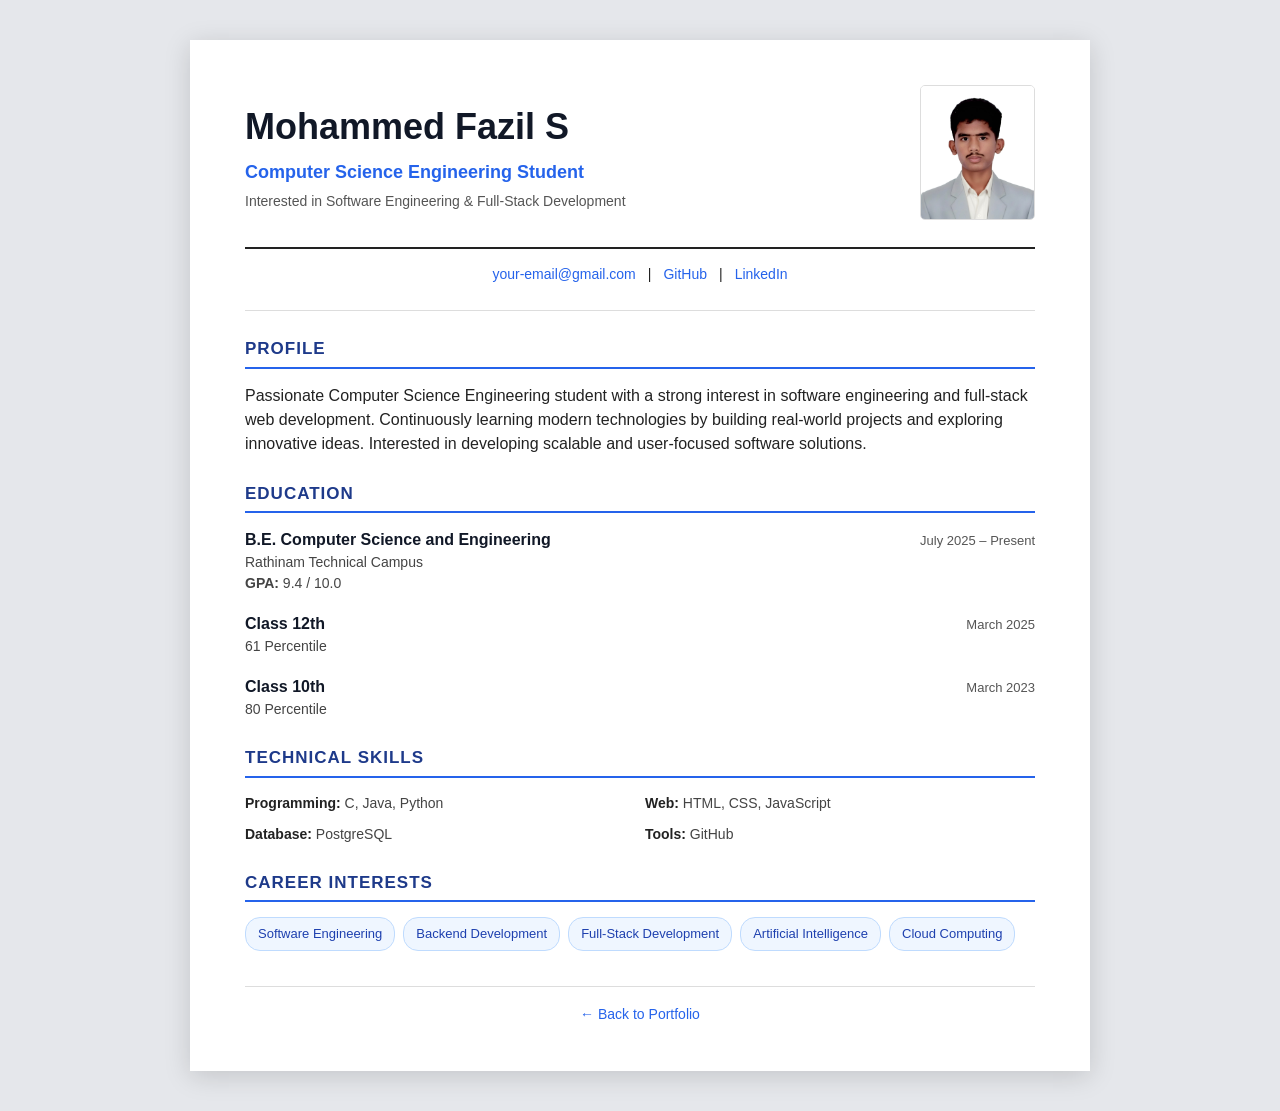
<file: index.html>
<!DOCTYPE html>
<html lang="en">

<head>
    <meta charset="UTF-8">
    <meta name="viewport" content="width=device-width, initial-scale=1.0">

    <title>Mohammed Fazil S - Resume</title>

    <link rel="stylesheet" href="style.css">
</head>

<body>

    <div class="resume">

        <!-- Header -->
        <header class="resume-header">

            <div class="header-left">
                <h1>Mohammed Fazil S</h1>

                <p class="role">
                    Computer Science Engineering Student
                </p>

                <p>
                    Interested in Software Engineering & Full-Stack Development
                </p>
            </div>

            <div class="header-right">
                <img
                    src="PHOTO-2026-10-07-10-06-50.jpg"
                    alt="Mohammed Fazil S"
                >
            </div>

        </header>


        <!-- Contact -->
        <div class="contact">

            <a href="mailto:your-email@gmail.com">
                your-email@gmail.com
            </a>

            <span>|</span>

            <a href="https://github.com/Fazil-io" target="_blank">
                GitHub
            </a>

            <span>|</span>

            <a href="https://www.linkedin.com/in/mohammedfazils"
               target="_blank">
                LinkedIn
            </a>

        </div>


        <!-- Summary -->
        <section>

            <h2>PROFILE</h2>

            <p>
                Passionate Computer Science Engineering student with a strong
                interest in software engineering and full-stack web development.
                Continuously learning modern technologies by building real-world
                projects and exploring innovative ideas. Interested in developing
                scalable and user-focused software solutions.
            </p>

        </section>


        <!-- Education -->
        <section>

            <h2>EDUCATION</h2>

            <div class="item">

                <div class="item-heading">

                    <h3>
                        B.E. Computer Science and Engineering
                    </h3>

                    <span>
                        July 2025 – Present
                    </span>

                </div>

                <p>
                    Rathinam Technical Campus
                </p>

                <p>
                    <strong>GPA:</strong> 9.4 / 10.0
                </p>

            </div>


            <div class="item">

                <div class="item-heading">

                    <h3>Class 12th </h3>

                    <span>
                        March 2025
                    </span>

                </div>

                <p>
                    61 Percentile
                </p>

            </div>


            <div class="item">

                <div class="item-heading">

                    <h3>Class 10th </h3>

                    <span>
                        March 2023
                    </span>

                </div>

                <p>
                    80 Percentile
                </p>

            </div>

        </section>


        <!-- Experience -->
        

        <!-- Skills -->
        <section>

            <h2>TECHNICAL SKILLS</h2>

            <div class="skills">

                <div>
                    <strong>Programming:</strong>
                    C, Java, Python
                </div>

                <div>
                    <strong>Web:</strong>
                    HTML, CSS, JavaScript
                </div>

                <div>
                    <strong>Database:</strong>
                    PostgreSQL
                </div>

                <div>
                    <strong>Tools:</strong>
                    GitHub
                </div>

            </div>

        </section>


        


        <!-- Career Interests -->
        <section>

            <h2>CAREER INTERESTS</h2>

            <div class="interest-list">

                <span>Software Engineering</span>
                <span>Backend Development</span>
                <span>Full-Stack Development</span>
                <span>Artificial Intelligence</span>
                <span>Cloud Computing</span>

            </div>

        </section>


        <!-- Footer -->
        <footer>

            <a href="link.html">
                ← Back to Portfolio
            </a>

        </footer>

    </div>

</body>

</html>
</file>
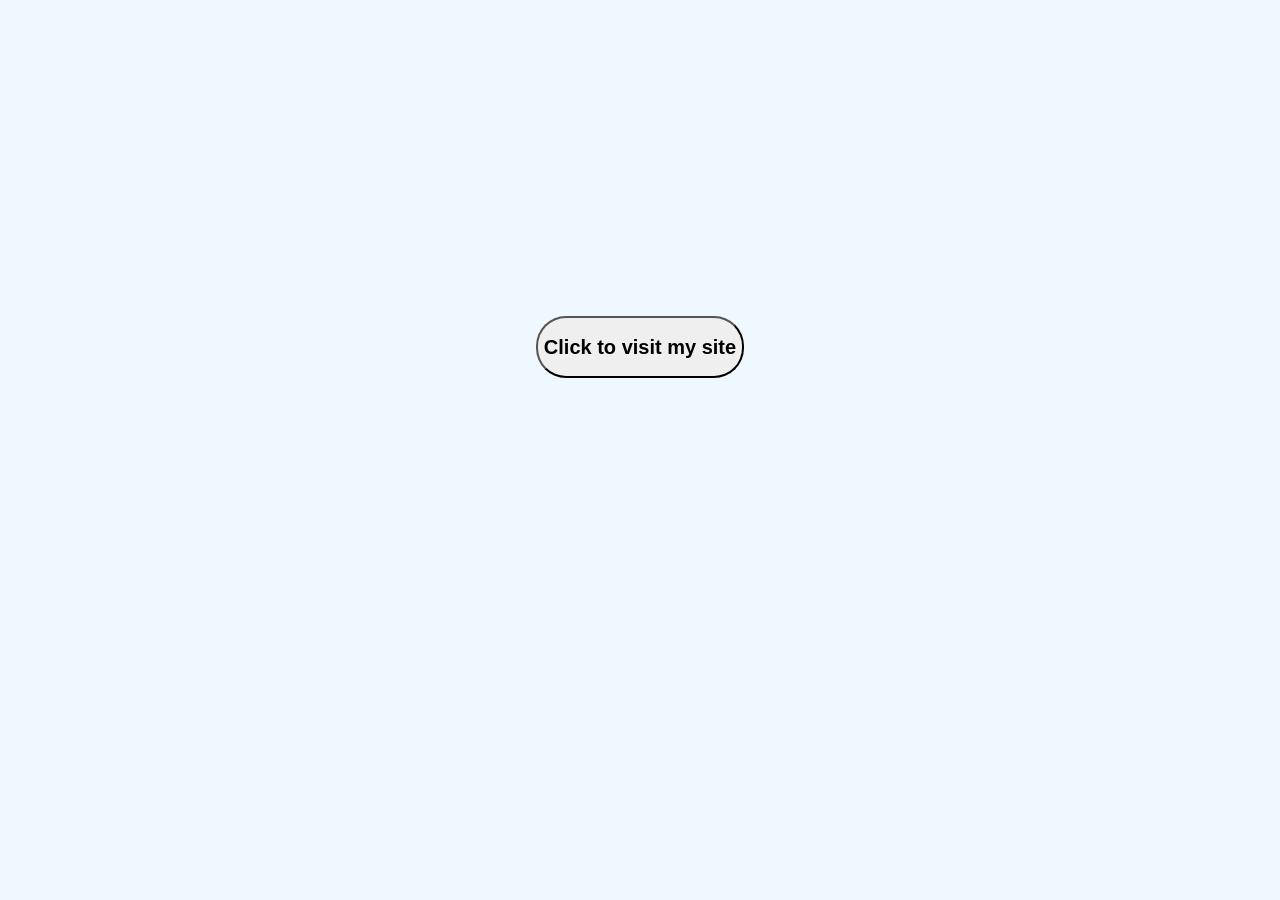
<file: link.html>
<html>
    <title>Click to visit my site</title>
    <style>
       body{
            background-color: aliceblue;
       }
       #s1{
        margin-top: 25%;
       }
       #b1{
        border-radius: 30px;
       }
    </style>
</html>
<body>
    <section id="s1">
        
            <a href="index.html" style="font-family:'Trebuchet MS', 'Lucida Sans Unicode', 'Lucida Grande', 'Lucida Sans', Arial, sans-serif"><center><button id="b1"><h1>Click to visit my site</h1></button></center></a>
        
</body>
</file>
<file: style.css>
/* =================================
   RESET
================================= */

* {
    margin: 0;
    padding: 0;
    box-sizing: border-box;
}


/* =================================
   BODY
================================= */

body {
    font-family: Arial, Helvetica, sans-serif;

    background: #e5e7eb;

    color: #222;

    line-height: 1.5;

    padding: 40px 20px;
}


/* =================================
   RESUME CONTAINER
================================= */

.resume {
    max-width: 900px;

    margin: auto;

    background: white;

    padding: 45px 55px;

    box-shadow: 0 5px 25px rgba(0, 0, 0, 0.15);
}


/* =================================
   HEADER
================================= */

.resume-header {
    display: flex;

    justify-content: space-between;

    align-items: center;

    padding-bottom: 20px;

    border-bottom: 2px solid #222;
}

.header-left {
    flex: 1;
}

.header-left h1 {
    font-size: 36px;

    color: #111827;

    margin-bottom: 5px;
}

.role {
    font-size: 18px;

    font-weight: bold;

    color: #2563eb;

    margin-bottom: 5px;
}

.header-left p:last-child {
    color: #555;

    font-size: 14px;
}


/* =================================
   PROFILE IMAGE
================================= */

.header-right img {
    width: 115px;

    height: 135px;

    object-fit: cover;

    border-radius: 5px;

    border: 1px solid #ddd;
}


/* =================================
   CONTACT
================================= */

.contact {
    display: flex;

    justify-content: center;

    gap: 12px;

    padding: 15px 0 25px;

    font-size: 14px;

    border-bottom: 1px solid #ddd;
}

.contact a {
    color: #2563eb;

    text-decoration: none;
}

.contact a:hover {
    text-decoration: underline;
}


/* =================================
   SECTIONS
================================= */

section {
    margin-top: 25px;
}

section h2 {
    font-size: 17px;

    color: #1e3a8a;

    border-bottom: 2px solid #2563eb;

    padding-bottom: 5px;

    margin-bottom: 15px;

    letter-spacing: 1px;
}


/* =================================
   ITEMS
================================= */

.item {
    margin-bottom: 18px;
}

.item:last-child {
    margin-bottom: 0;
}

.item-heading {
    display: flex;

    justify-content: space-between;

    align-items: baseline;

    gap: 20px;
}

.item-heading h3 {
    font-size: 16px;

    color: #111827;
}

.item-heading span {
    font-size: 13px;

    color: #555;

    white-space: nowrap;
}

.item p {
    font-size: 14px;

    color: #444;
}

.company {
    font-weight: bold;

    color: #333 !important;

    margin: 2px 0 5px;
}


/* =================================
   LISTS
================================= */

ul {
    margin-left: 20px;

    margin-top: 5px;
}

li {
    font-size: 14px;

    color: #444;

    margin-bottom: 4px;
}


/* =================================
   SKILLS
================================= */

.skills {
    display: grid;

    grid-template-columns: 1fr 1fr;

    gap: 10px;

    font-size: 14px;

    color: #444;
}

.skills strong {
    color: #222;
}


/* =================================
   CAREER INTERESTS
================================= */

.interest-list {
    display: flex;

    flex-wrap: wrap;

    gap: 8px;
}

.interest-list span {
    padding: 6px 12px;

    background: #eff6ff;

    color: #1e40af;

    border-radius: 15px;

    font-size: 13px;

    border: 1px solid #bfdbfe;
}


/* =================================
   FOOTER
================================= */

footer {
    margin-top: 35px;

    padding-top: 15px;

    border-top: 1px solid #ddd;

    text-align: center;
}

footer a {
    color: #2563eb;

    text-decoration: none;

    font-size: 14px;
}

footer a:hover {
    text-decoration: underline;
}


/* =================================
   RESPONSIVE
================================= */

@media (max-width: 700px) {

    body {
        padding: 15px;
    }

    .resume {
        padding: 30px 25px;
    }

    .resume-header {
        flex-direction: column-reverse;

        text-align: center;

        gap: 15px;
    }

    .header-left h1 {
        font-size: 28px;
    }

    .header-right img {
        width: 100px;

        height: 115px;
    }

    .contact {
        flex-wrap: wrap;

        font-size: 13px;
    }

    .item-heading {
        flex-direction: column;

        gap: 2px;
    }

    .skills {
        grid-template-columns: 1fr;
    }
}


/* =================================
   PRINT / PDF
================================= */

@media print {

    body {
        background: white;

        padding: 0;
    }

    .resume {
        width: 100%;

        max-width: none;

        box-shadow: none;

        padding: 30px;
    }

    footer {
        display: none;
    }

}
</file>
